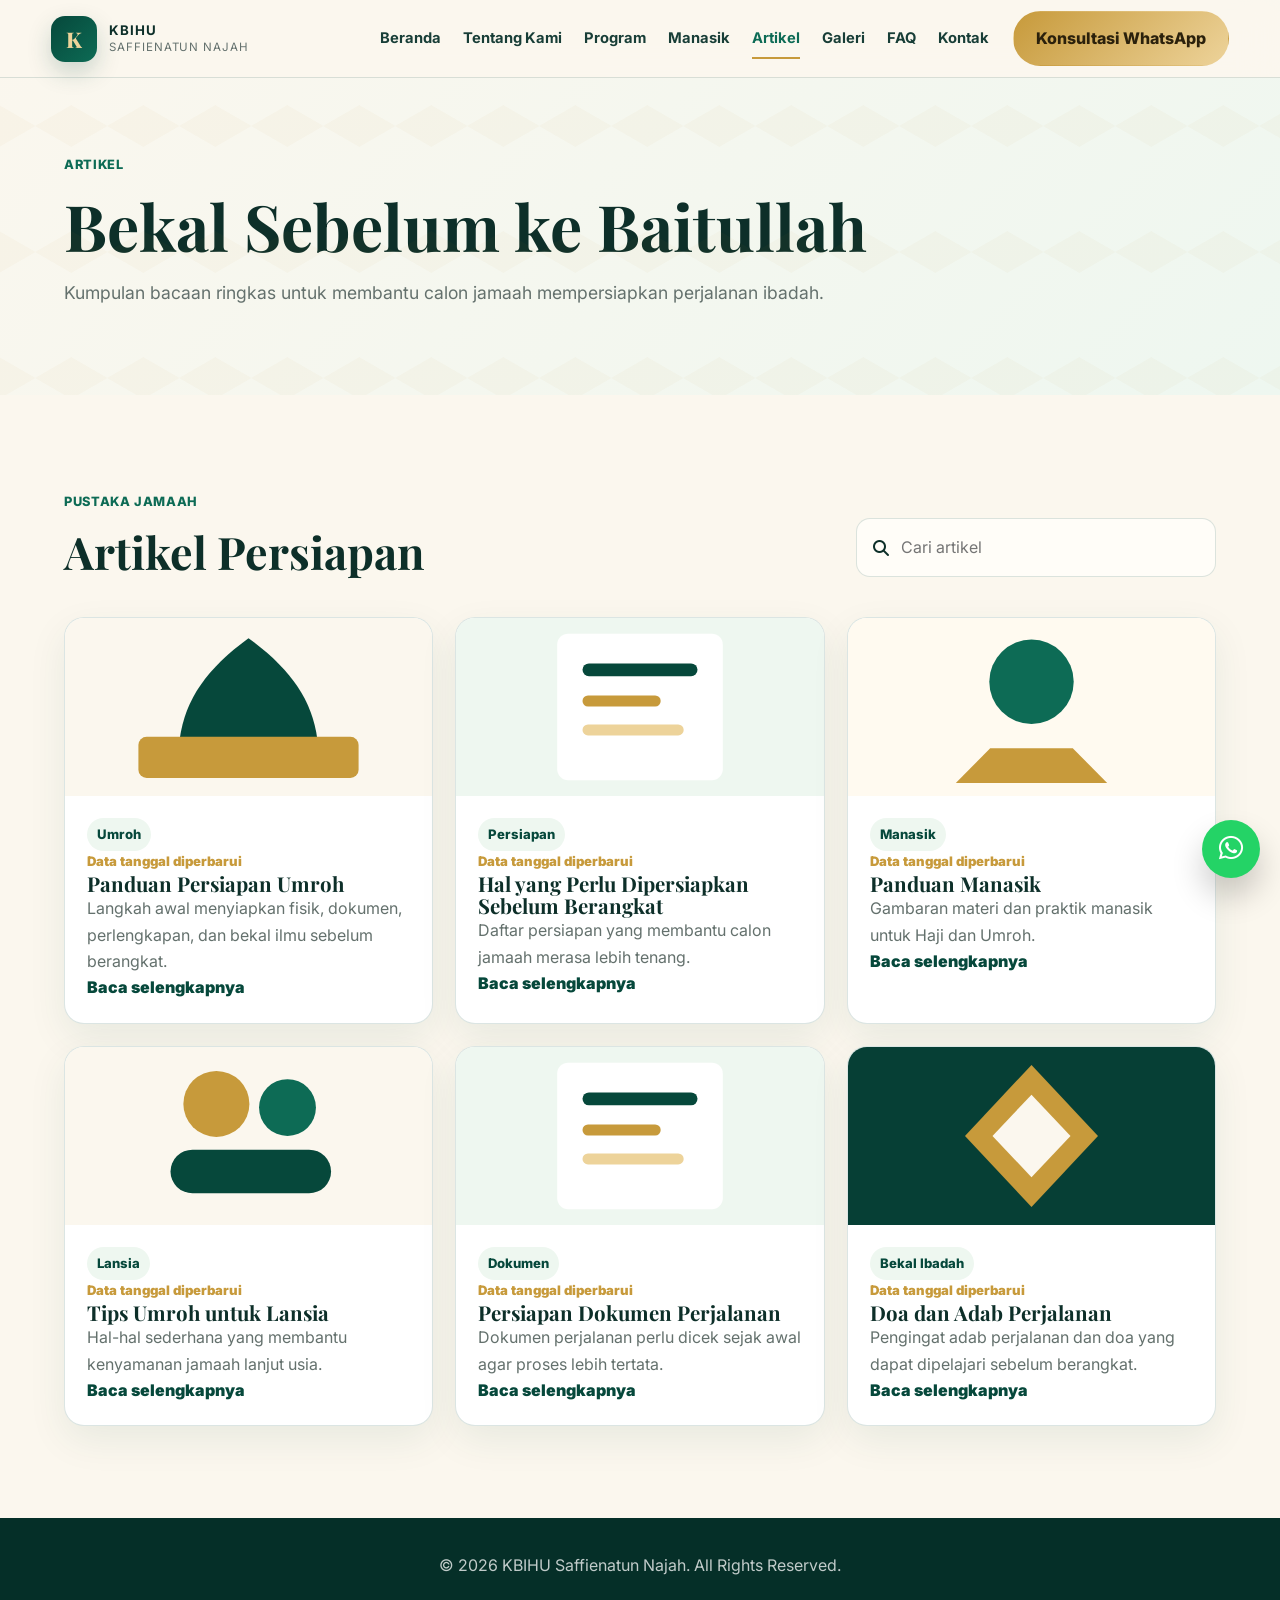
<file: kbihu-saffienatun-najah/artikel.html>
<!DOCTYPE html>
<html lang="id">
<head>
  <meta charset="UTF-8"><meta name="viewport" content="width=device-width, initial-scale=1.0">
  <title>Artikel | KBIHU Saffienatun Najah</title>
  <meta name="description" content="Artikel persiapan Haji, Umroh, manasik, dokumen, doa, adab, dan tips jamaah lansia.">
  <link rel="icon" href="assets/logo/favicon.svg"><link rel="preconnect" href="https://fonts.googleapis.com"><link rel="preconnect" href="https://fonts.gstatic.com" crossorigin>
  <link href="https://fonts.googleapis.com/css2?family=Amiri:wght@400;700&family=Inter:wght@400;500;600;700;800&family=Playfair+Display:wght@600;700;800&display=swap" rel="stylesheet">
  <link rel="stylesheet" href="https://cdnjs.cloudflare.com/ajax/libs/font-awesome/6.5.2/css/all.min.css"><link rel="stylesheet" href="css/style.css">
</head>
<body>
  <header class="site-header" data-header><a class="brand" href="index.html"><span class="brand-mark">K</span><span><strong>KBIHU</strong><em>SAFFIENATUN NAJAH</em></span></a><nav class="nav" data-nav><a href="index.html">Beranda</a><a href="tentang.html">Tentang Kami</a><a href="program.html">Program</a><a href="manasik.html">Manasik</a><a class="active" href="artikel.html">Artikel</a><a href="index.html#galeri">Galeri</a><a href="index.html#faq">FAQ</a><a href="kontak.html">Kontak</a></nav><a class="btn btn-gold header-cta" data-wa href="#">Konsultasi WhatsApp</a><button class="menu-toggle" data-menu-toggle aria-label="Buka menu"><span></span><span></span><span></span></button></header>
  <main>
    <section class="page-hero section-pattern"><span class="eyebrow">Artikel</span><h1>Bekal Sebelum ke Baitullah</h1><p>Kumpulan bacaan ringkas untuk membantu calon jamaah mempersiapkan perjalanan ibadah.</p></section>
    <section class="section"><div class="section-head split"><div><span class="kicker">Pustaka Jamaah</span><h2>Artikel Persiapan</h2></div><label class="search-box"><i class="fa-solid fa-magnifying-glass"></i><input data-article-search placeholder="Cari artikel"></label></div><div class="article-grid" data-article-list></div></section>
  </main>
  <footer class="footer compact-footer"><p>© 2026 KBIHU Saffienatun Najah. All Rights Reserved.</p></footer><a class="float-wa" data-wa href="#"><i class="fa-brands fa-whatsapp"></i><span>Konsultasi WhatsApp</span></a><button class="back-top" data-back-top><i class="fa-solid fa-arrow-up"></i></button><script src="js/script.js"></script>
</body>
</html>
</file>
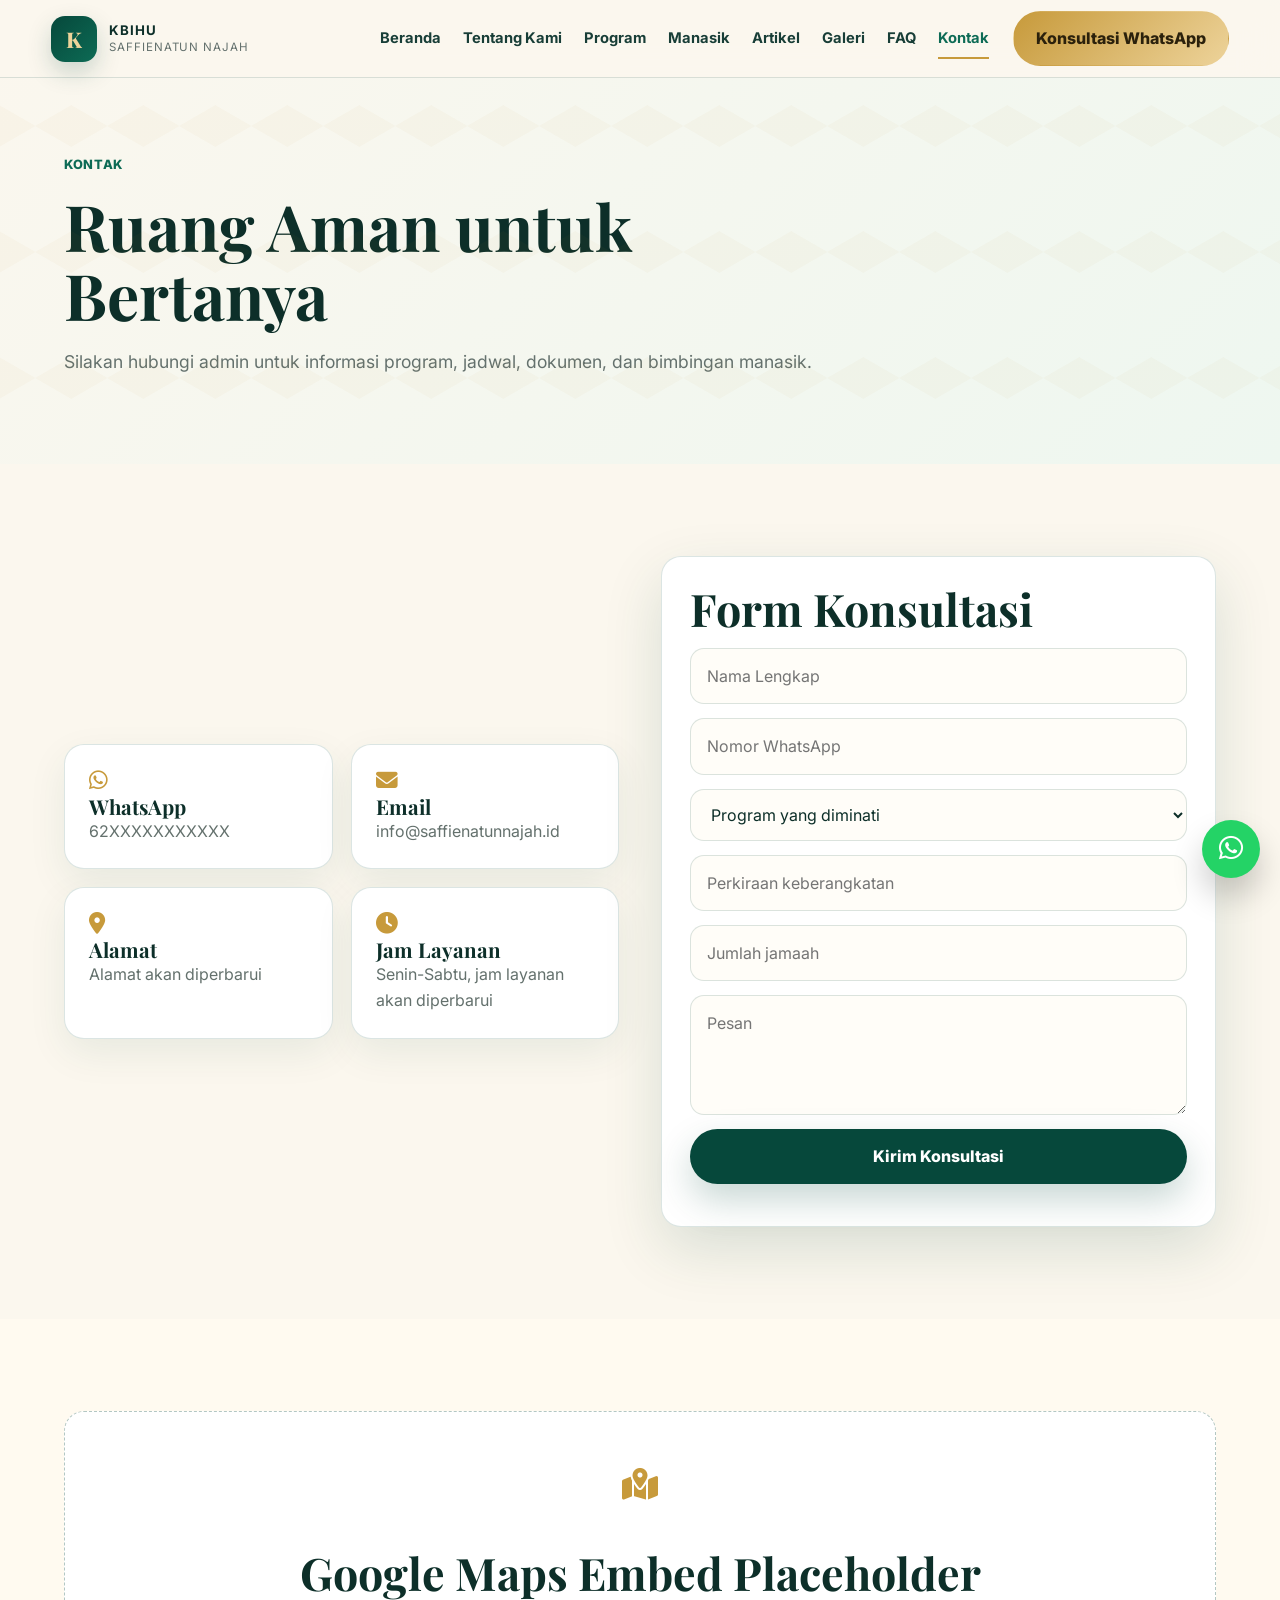
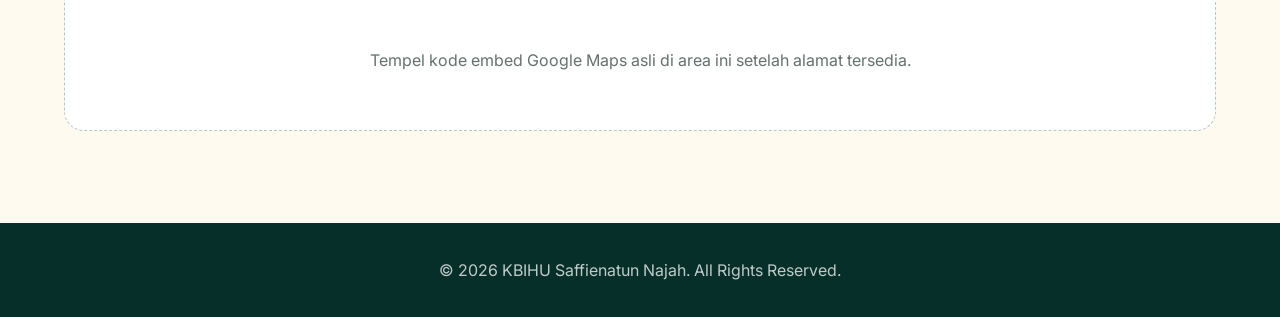
<file: kbihu-saffienatun-najah/kontak.html>
<!DOCTYPE html>
<html lang="id">
<head>
  <meta charset="UTF-8"><meta name="viewport" content="width=device-width, initial-scale=1.0">
  <title>Kontak | KBIHU Saffienatun Najah</title>
  <meta name="description" content="Hubungi KBIHU Saffienatun Najah untuk konsultasi Haji, Umroh, dan Manasik.">
  <link rel="icon" href="assets/logo/favicon.svg"><link rel="preconnect" href="https://fonts.googleapis.com"><link rel="preconnect" href="https://fonts.gstatic.com" crossorigin>
  <link href="https://fonts.googleapis.com/css2?family=Amiri:wght@400;700&family=Inter:wght@400;500;600;700;800&family=Playfair+Display:wght@600;700;800&display=swap" rel="stylesheet">
  <link rel="stylesheet" href="https://cdnjs.cloudflare.com/ajax/libs/font-awesome/6.5.2/css/all.min.css"><link rel="stylesheet" href="css/style.css">
</head>
<body>
  <header class="site-header" data-header><a class="brand" href="index.html"><span class="brand-mark">K</span><span><strong>KBIHU</strong><em>SAFFIENATUN NAJAH</em></span></a><nav class="nav" data-nav><a href="index.html">Beranda</a><a href="tentang.html">Tentang Kami</a><a href="program.html">Program</a><a href="manasik.html">Manasik</a><a href="artikel.html">Artikel</a><a href="index.html#galeri">Galeri</a><a href="index.html#faq">FAQ</a><a class="active" href="kontak.html">Kontak</a></nav><a class="btn btn-gold header-cta" data-wa href="#">Konsultasi WhatsApp</a><button class="menu-toggle" data-menu-toggle aria-label="Buka menu"><span></span><span></span><span></span></button></header>
  <main>
    <section class="page-hero section-pattern"><span class="eyebrow">Kontak</span><h1>Ruang Aman untuk Bertanya</h1><p>Silakan hubungi admin untuk informasi program, jadwal, dokumen, dan bimbingan manasik.</p></section>
    <section class="section contact-layout">
      <div class="contact-cards">
        <article><i class="fa-brands fa-whatsapp"></i><h3>WhatsApp</h3><!-- GANTI DATA DI SINI --><p>62XXXXXXXXXXX</p></article>
        <article><i class="fa-solid fa-envelope"></i><h3>Email</h3><p>info@saffienatunnajah.id</p></article>
        <article><i class="fa-solid fa-location-dot"></i><h3>Alamat</h3><p><!-- GANTI DATA DI SINI --> Alamat akan diperbarui</p></article>
        <article><i class="fa-solid fa-clock"></i><h3>Jam Layanan</h3><p><!-- GANTI DATA DI SINI --> Senin-Sabtu, jam layanan akan diperbarui</p></article>
      </div>
      <form class="consult-form" data-consult-form>
        <h2>Form Konsultasi</h2>
        <input name="name" placeholder="Nama Lengkap" required>
        <input name="phone" placeholder="Nomor WhatsApp" required>
        <select name="program" required><option value="">Program yang diminati</option><option>Umroh Reguler</option><option>Umroh Plus</option><option>Bimbingan Haji</option><option>Manasik</option></select>
        <input name="date" placeholder="Perkiraan keberangkatan">
        <input name="people" type="number" min="1" placeholder="Jumlah jamaah">
        <textarea name="message" placeholder="Pesan"></textarea>
        <button class="btn btn-primary" type="submit">Kirim Konsultasi</button>
        <p class="form-note" data-form-note></p>
      </form>
    </section>
    <section class="section ivory"><div class="map-placeholder"><i class="fa-solid fa-map-location-dot"></i><h2>Google Maps Embed Placeholder</h2><p><!-- GANTI DATA DI SINI --> Tempel kode embed Google Maps asli di area ini setelah alamat tersedia.</p></div></section>
  </main>
  <footer class="footer compact-footer"><p>© 2026 KBIHU Saffienatun Najah. All Rights Reserved.</p></footer><a class="float-wa" data-wa href="#"><i class="fa-brands fa-whatsapp"></i><span>Konsultasi WhatsApp</span></a><button class="back-top" data-back-top><i class="fa-solid fa-arrow-up"></i></button><script src="js/script.js"></script>
</body>
</html>
</file>
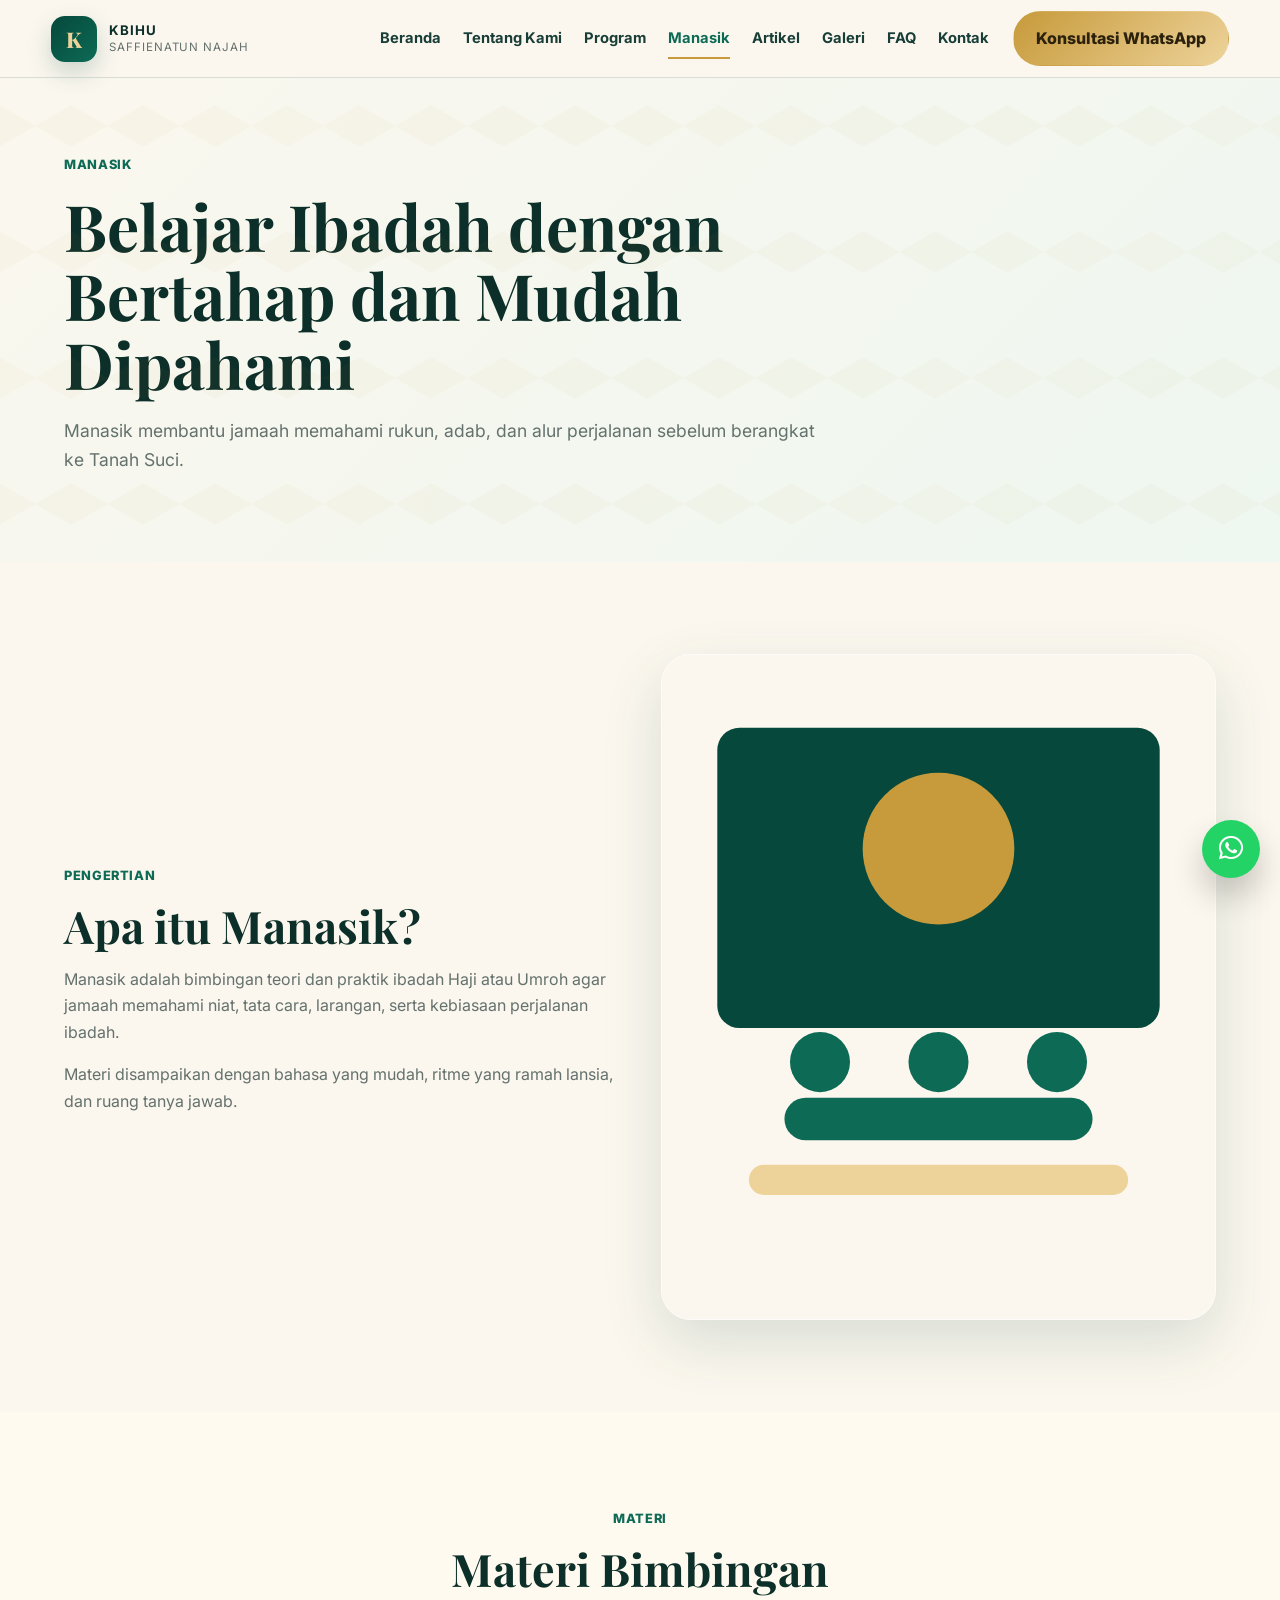
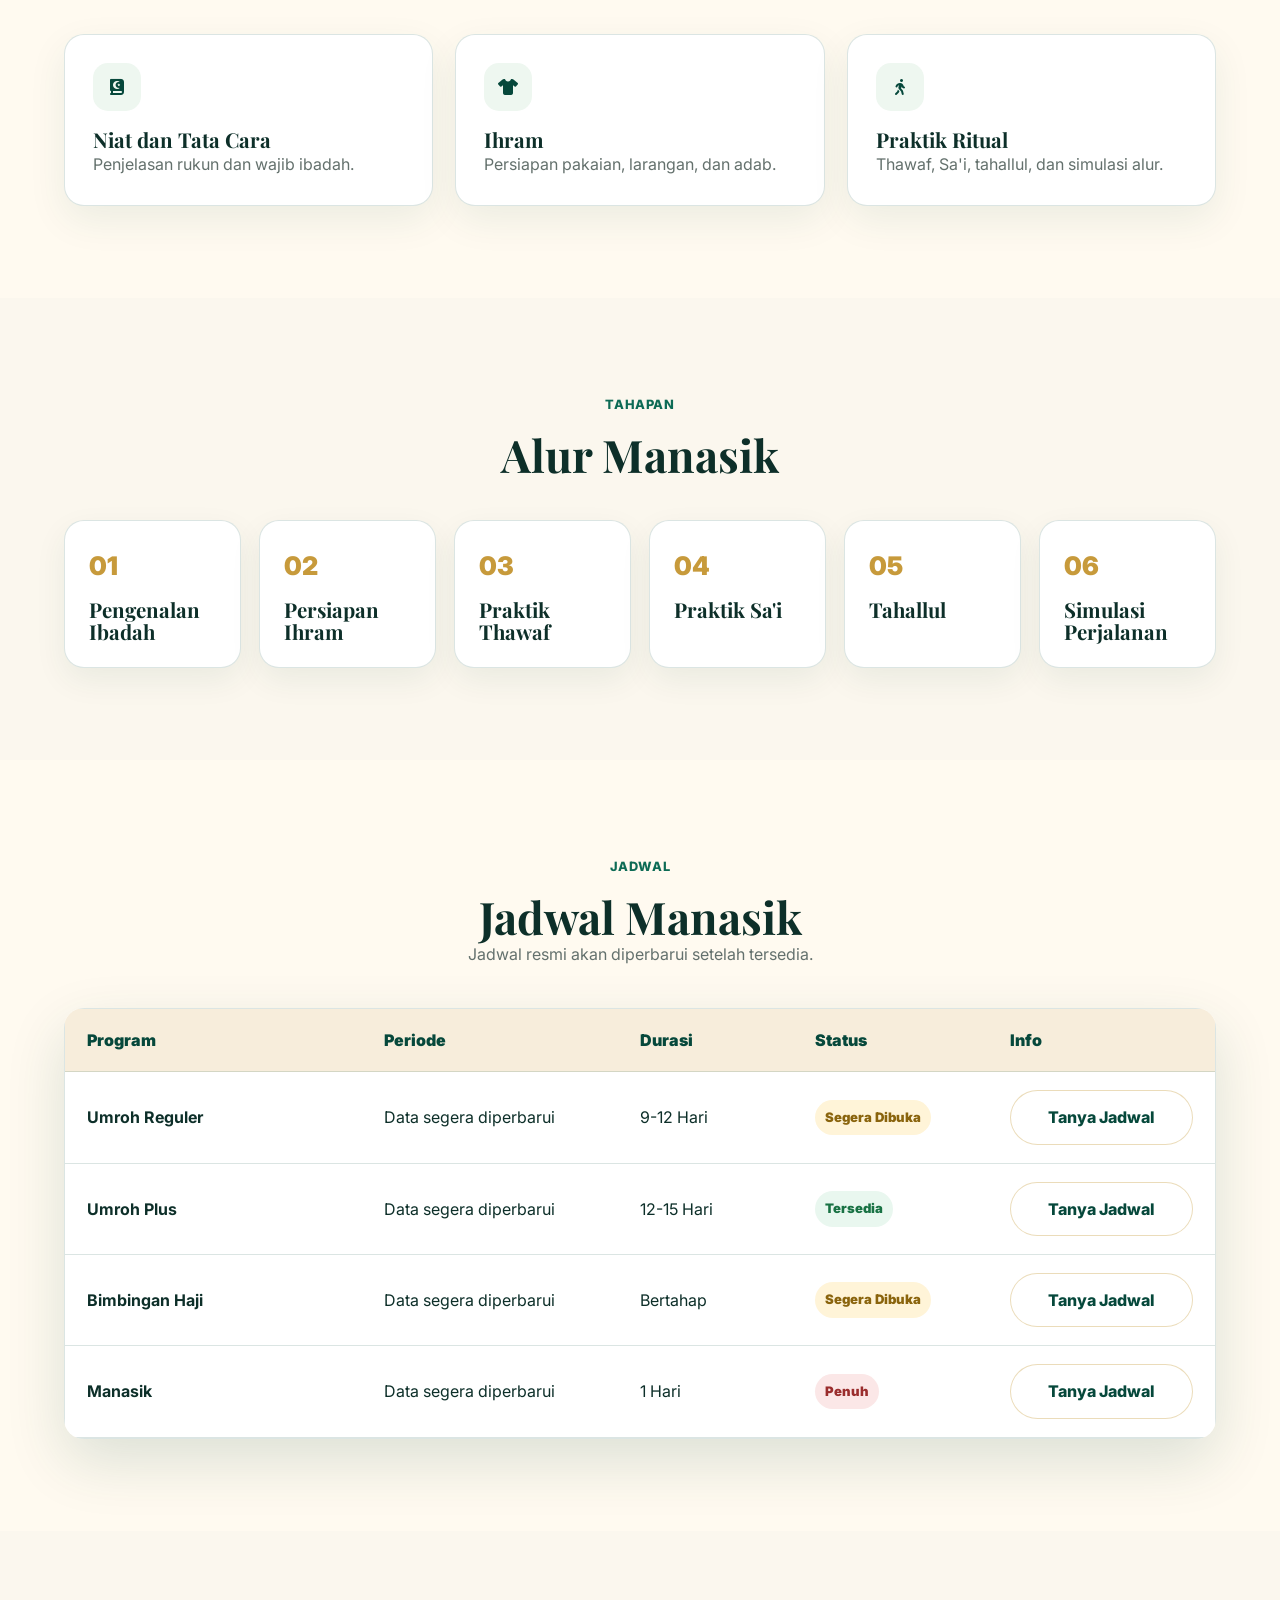
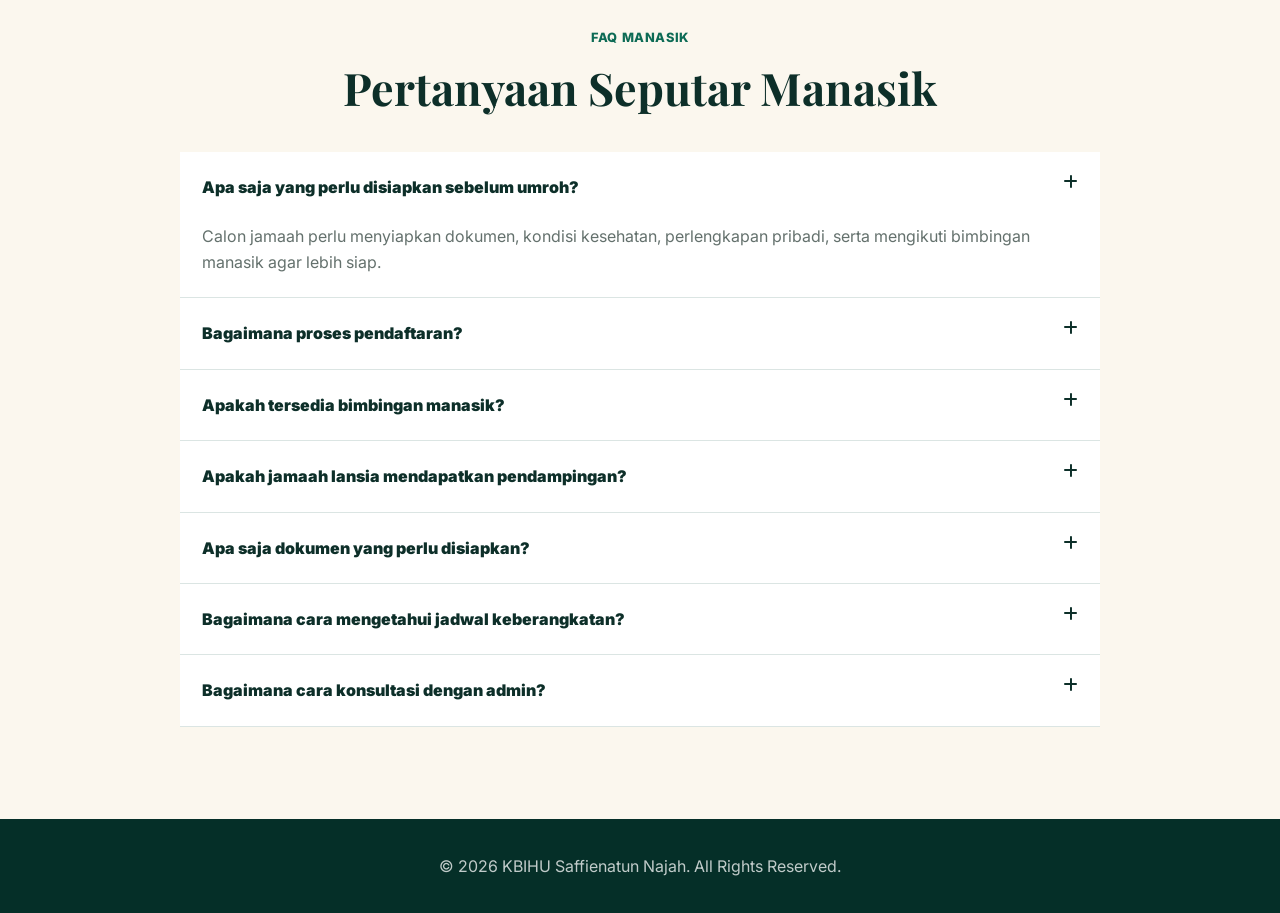
<file: kbihu-saffienatun-najah/manasik.html>
<!DOCTYPE html>
<html lang="id">
<head>
  <meta charset="UTF-8"><meta name="viewport" content="width=device-width, initial-scale=1.0">
  <title>Manasik Haji & Umroh | KBIHU Saffienatun Najah</title>
  <meta name="description" content="Informasi manasik, materi, tahapan, jadwal, dan FAQ manasik KBIHU Saffienatun Najah.">
  <link rel="icon" href="assets/logo/favicon.svg"><link rel="preconnect" href="https://fonts.googleapis.com"><link rel="preconnect" href="https://fonts.gstatic.com" crossorigin>
  <link href="https://fonts.googleapis.com/css2?family=Amiri:wght@400;700&family=Inter:wght@400;500;600;700;800&family=Playfair+Display:wght@600;700;800&display=swap" rel="stylesheet">
  <link rel="stylesheet" href="https://cdnjs.cloudflare.com/ajax/libs/font-awesome/6.5.2/css/all.min.css"><link rel="stylesheet" href="css/style.css">
</head>
<body>
  <header class="site-header" data-header><a class="brand" href="index.html"><span class="brand-mark">K</span><span><strong>KBIHU</strong><em>SAFFIENATUN NAJAH</em></span></a><nav class="nav" data-nav><a href="index.html">Beranda</a><a href="tentang.html">Tentang Kami</a><a href="program.html">Program</a><a class="active" href="manasik.html">Manasik</a><a href="artikel.html">Artikel</a><a href="index.html#galeri">Galeri</a><a href="index.html#faq">FAQ</a><a href="kontak.html">Kontak</a></nav><a class="btn btn-gold header-cta" data-wa href="#">Konsultasi WhatsApp</a><button class="menu-toggle" data-menu-toggle aria-label="Buka menu"><span></span><span></span><span></span></button></header>
  <main>
    <section class="page-hero section-pattern"><span class="eyebrow">Manasik</span><h1>Belajar Ibadah dengan Bertahap dan Mudah Dipahami</h1><p>Manasik membantu jamaah memahami rukun, adab, dan alur perjalanan sebelum berangkat ke Tanah Suci.</p></section>
    <section class="section two-col"><div class="prose"><span class="kicker">Pengertian</span><h2>Apa itu Manasik?</h2><p>Manasik adalah bimbingan teori dan praktik ibadah Haji atau Umroh agar jamaah memahami niat, tata cara, larangan, serta kebiasaan perjalanan ibadah.</p><p>Materi disampaikan dengan bahasa yang mudah, ritme yang ramah lansia, dan ruang tanya jawab.</p></div><img class="rounded-img" src="assets/images/gallery-manasik.svg" alt="Placeholder kegiatan manasik"></section>
    <section class="section ivory"><div class="section-head"><span class="kicker">Materi</span><h2>Materi Bimbingan</h2></div><div class="feature-grid"><article class="feature-card"><i class="fa-solid fa-book-quran"></i><h3>Niat dan Tata Cara</h3><p>Penjelasan rukun dan wajib ibadah.</p></article><article class="feature-card"><i class="fa-solid fa-shirt"></i><h3>Ihram</h3><p>Persiapan pakaian, larangan, dan adab.</p></article><article class="feature-card"><i class="fa-solid fa-person-walking"></i><h3>Praktik Ritual</h3><p>Thawaf, Sa'i, tahallul, dan simulasi alur.</p></article></div></section>
    <section class="section"><div class="section-head"><span class="kicker">Tahapan</span><h2>Alur Manasik</h2></div><div class="manasik-timeline"><article><span>01</span><h3>Pengenalan Ibadah</h3></article><article><span>02</span><h3>Persiapan Ihram</h3></article><article><span>03</span><h3>Praktik Thawaf</h3></article><article><span>04</span><h3>Praktik Sa'i</h3></article><article><span>05</span><h3>Tahallul</h3></article><article><span>06</span><h3>Simulasi Perjalanan</h3></article></div></section>
    <section class="section ivory"><div class="section-head"><span class="kicker">Jadwal</span><h2>Jadwal Manasik</h2><p><!-- GANTI DATA DI SINI --> Jadwal resmi akan diperbarui setelah tersedia.</p></div><div class="schedule-wrap"><div class="schedule-table" data-schedule-list></div></div></section>
    <section class="section"><div class="section-head"><span class="kicker">FAQ Manasik</span><h2>Pertanyaan Seputar Manasik</h2></div><div class="accordion" data-faq></div></section>
  </main>
  <footer class="footer compact-footer"><p>© 2026 KBIHU Saffienatun Najah. All Rights Reserved.</p></footer><a class="float-wa" data-wa href="#"><i class="fa-brands fa-whatsapp"></i><span>Konsultasi WhatsApp</span></a><button class="back-top" data-back-top><i class="fa-solid fa-arrow-up"></i></button><script src="js/script.js"></script>
</body>
</html>
</file>
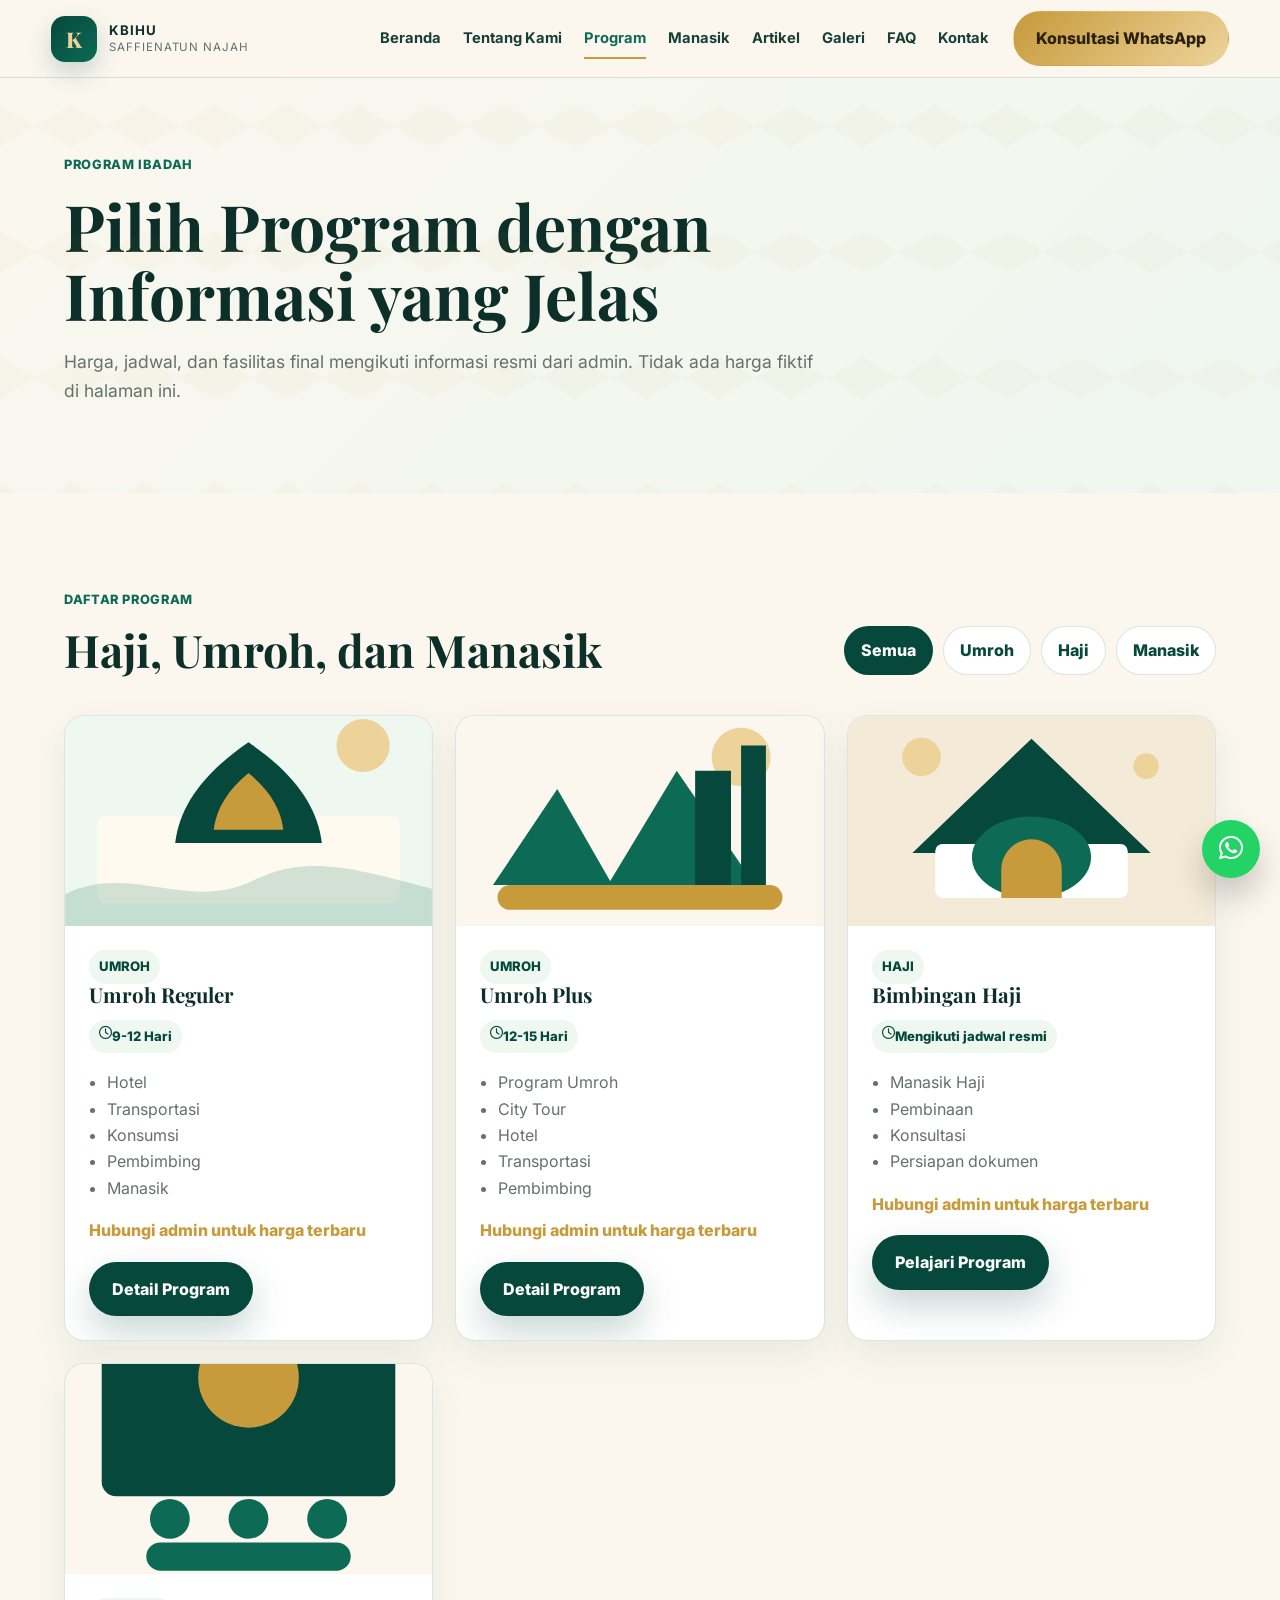
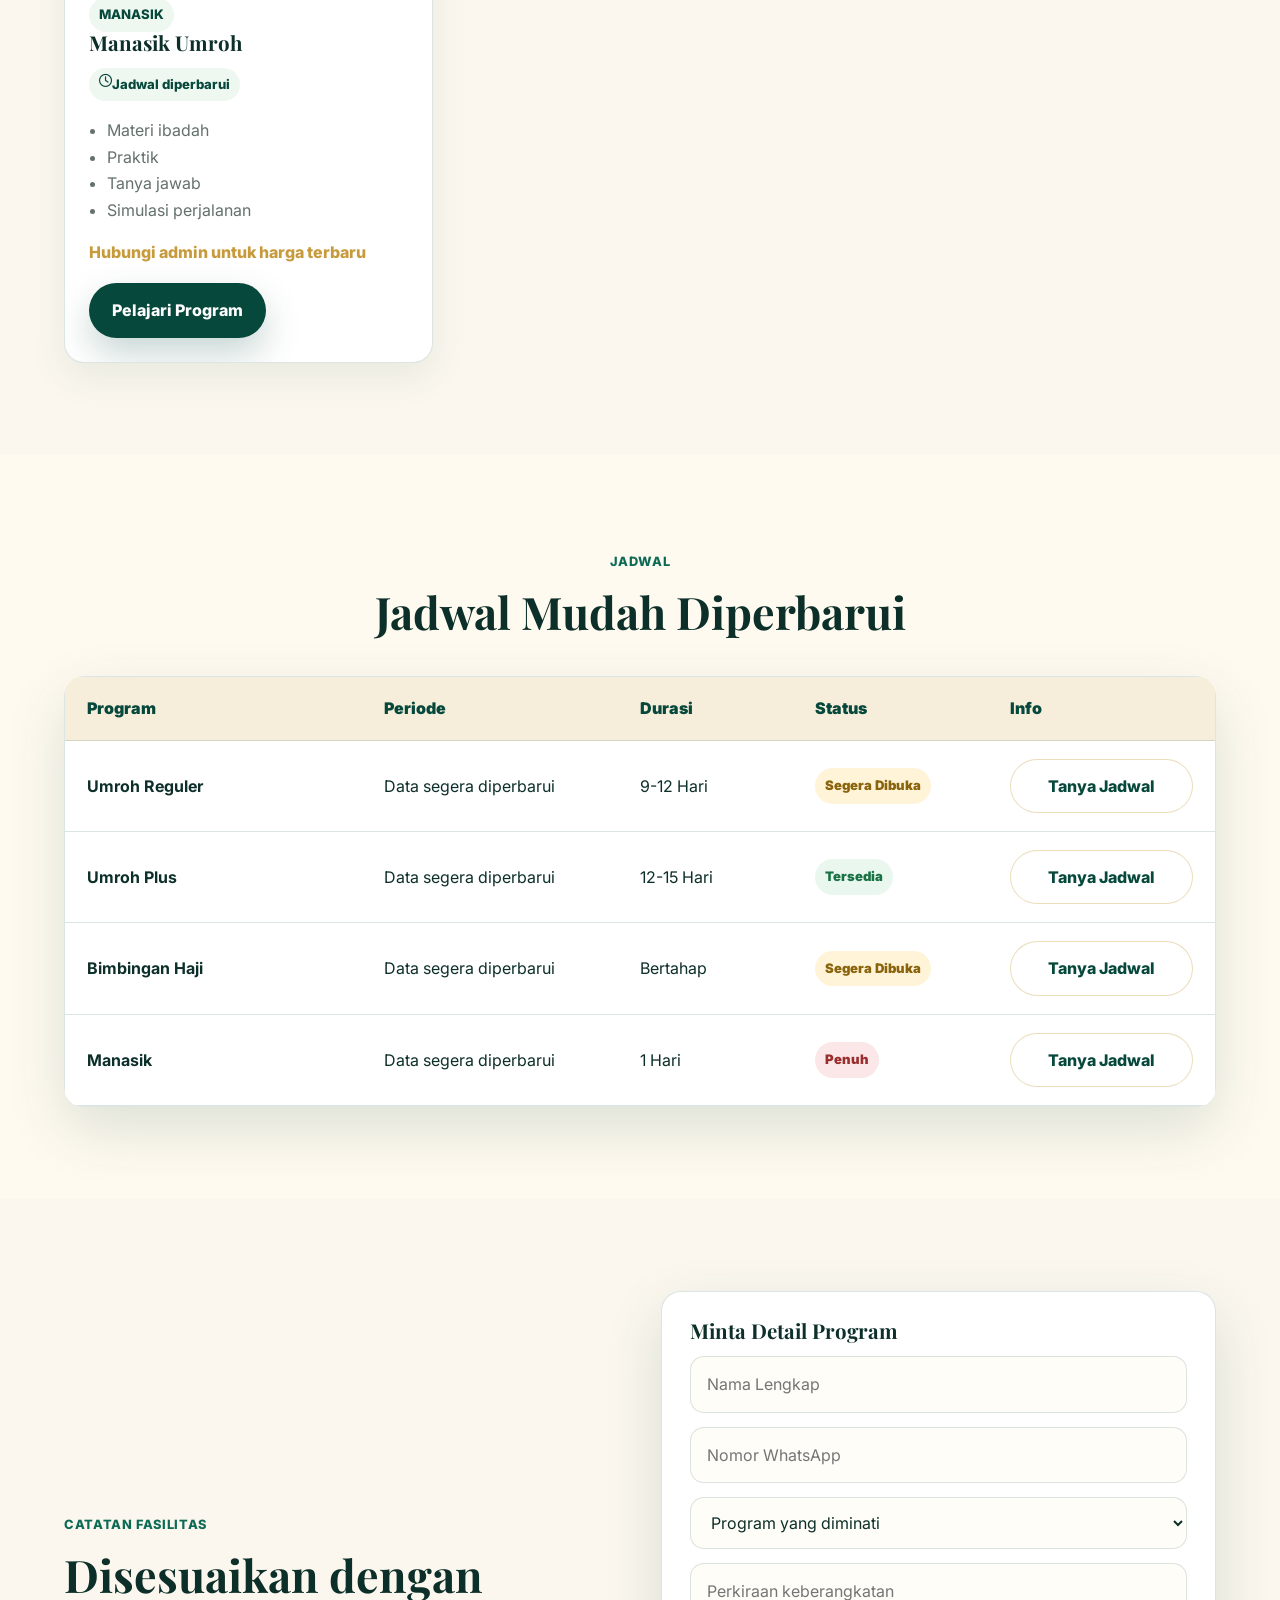
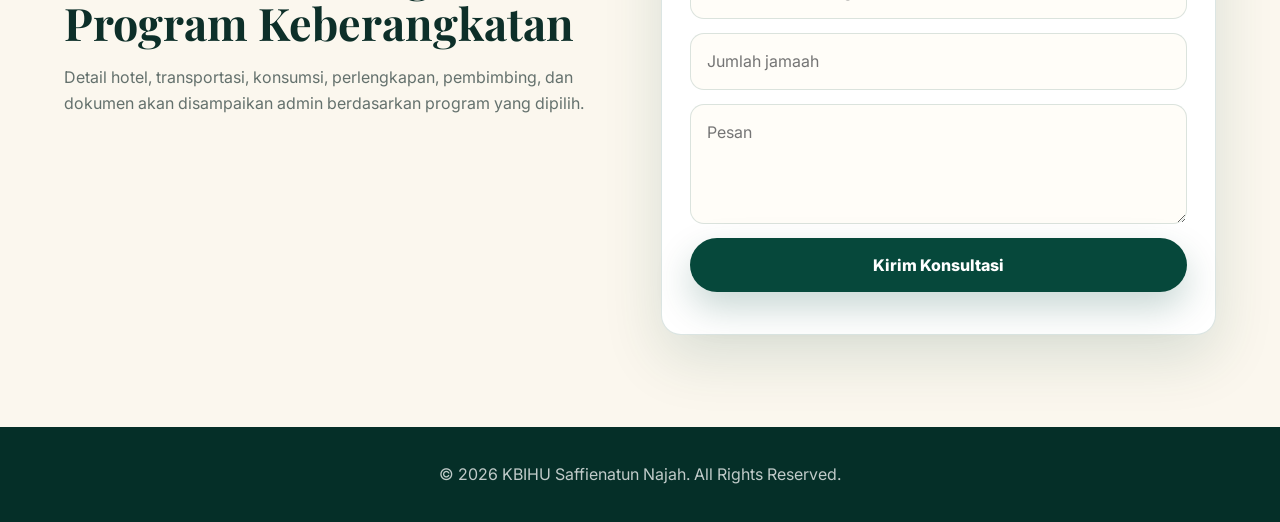
<file: kbihu-saffienatun-najah/program.html>
<!DOCTYPE html>
<html lang="id">
<head>
  <meta charset="UTF-8"><meta name="viewport" content="width=device-width, initial-scale=1.0">
  <title>Program Haji & Umroh | KBIHU Saffienatun Najah</title>
  <meta name="description" content="Pilihan program Umroh, Haji, dan Manasik KBIHU Saffienatun Najah.">
  <link rel="icon" href="assets/logo/favicon.svg"><link rel="preconnect" href="https://fonts.googleapis.com"><link rel="preconnect" href="https://fonts.gstatic.com" crossorigin>
  <link href="https://fonts.googleapis.com/css2?family=Amiri:wght@400;700&family=Inter:wght@400;500;600;700;800&family=Playfair+Display:wght@600;700;800&display=swap" rel="stylesheet">
  <link rel="stylesheet" href="https://cdnjs.cloudflare.com/ajax/libs/font-awesome/6.5.2/css/all.min.css"><link rel="stylesheet" href="css/style.css">
</head>
<body>
  <header class="site-header" data-header><a class="brand" href="index.html"><span class="brand-mark">K</span><span><strong>KBIHU</strong><em>SAFFIENATUN NAJAH</em></span></a><nav class="nav" data-nav><a href="index.html">Beranda</a><a href="tentang.html">Tentang Kami</a><a class="active" href="program.html">Program</a><a href="manasik.html">Manasik</a><a href="artikel.html">Artikel</a><a href="index.html#galeri">Galeri</a><a href="index.html#faq">FAQ</a><a href="kontak.html">Kontak</a></nav><a class="btn btn-gold header-cta" data-wa href="#">Konsultasi WhatsApp</a><button class="menu-toggle" data-menu-toggle aria-label="Buka menu"><span></span><span></span><span></span></button></header>
  <main>
    <section class="page-hero section-pattern"><span class="eyebrow">Program Ibadah</span><h1>Pilih Program dengan Informasi yang Jelas</h1><p>Harga, jadwal, dan fasilitas final mengikuti informasi resmi dari admin. Tidak ada harga fiktif di halaman ini.</p></section>
    <section class="section"><div class="section-head split"><div><span class="kicker">Daftar Program</span><h2>Haji, Umroh, dan Manasik</h2></div><div class="filters" data-program-filters><button class="active" data-filter="semua">Semua</button><button data-filter="umroh">Umroh</button><button data-filter="haji">Haji</button><button data-filter="manasik">Manasik</button></div></div><div class="program-grid" data-program-list></div></section>
    <section class="section ivory"><div class="section-head"><span class="kicker">Jadwal</span><h2>Jadwal Mudah Diperbarui</h2></div><div class="schedule-wrap"><div class="schedule-table" data-schedule-list></div></div></section>
    <section class="section two-col"><div class="prose"><span class="kicker">Catatan Fasilitas</span><h2>Disesuaikan dengan Program Keberangkatan</h2><p>Detail hotel, transportasi, konsumsi, perlengkapan, pembimbing, dan dokumen akan disampaikan admin berdasarkan program yang dipilih.</p></div><form class="consult-form" data-consult-form><h3>Minta Detail Program</h3><input name="name" placeholder="Nama Lengkap" required><input name="phone" placeholder="Nomor WhatsApp" required><select name="program" required><option value="">Program yang diminati</option><option>Umroh Reguler</option><option>Umroh Plus</option><option>Bimbingan Haji</option></select><input name="date" placeholder="Perkiraan keberangkatan"><input name="people" type="number" min="1" placeholder="Jumlah jamaah"><textarea name="message" placeholder="Pesan"></textarea><button class="btn btn-primary" type="submit">Kirim Konsultasi</button><p class="form-note" data-form-note></p></form></section>
  </main>
  <footer class="footer compact-footer"><p>© 2026 KBIHU Saffienatun Najah. All Rights Reserved.</p></footer><a class="float-wa" data-wa href="#"><i class="fa-brands fa-whatsapp"></i><span>Konsultasi WhatsApp</span></a><button class="back-top" data-back-top><i class="fa-solid fa-arrow-up"></i></button><script src="js/script.js"></script>
</body>
</html>
</file>
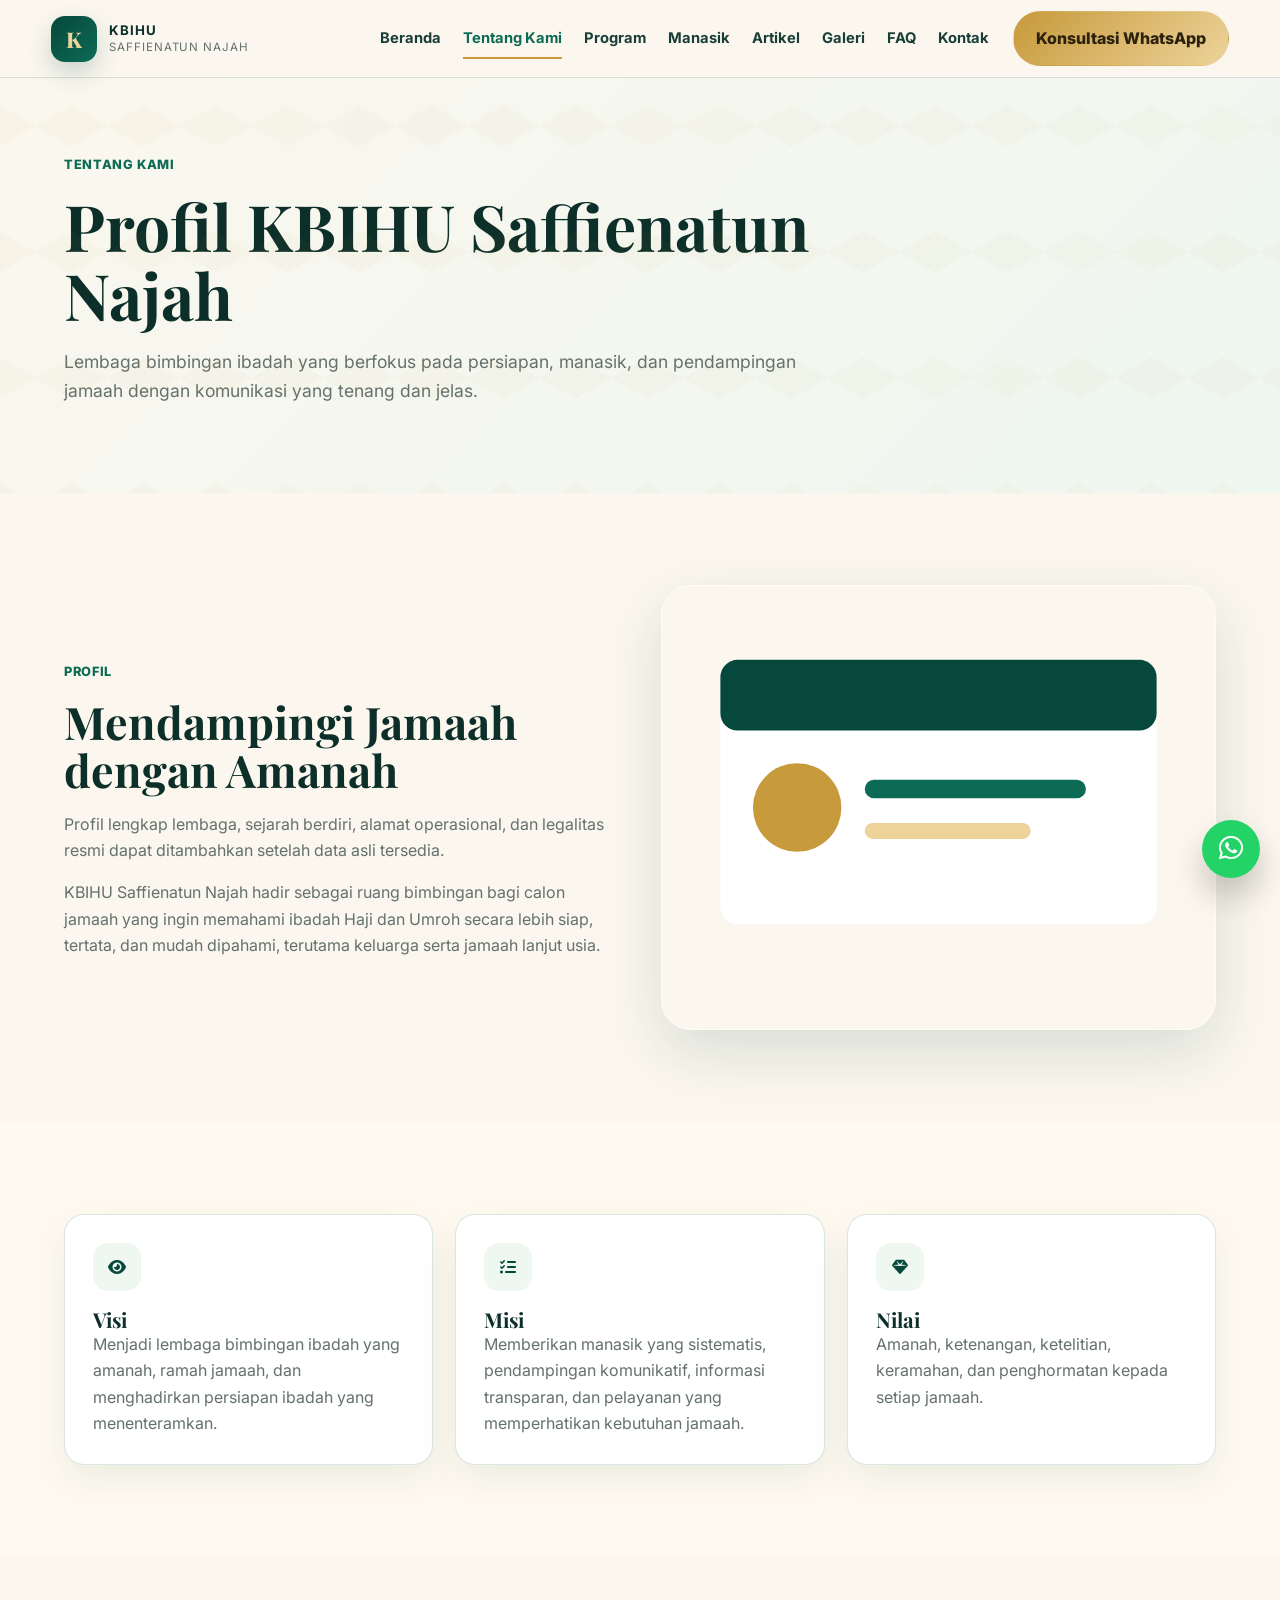
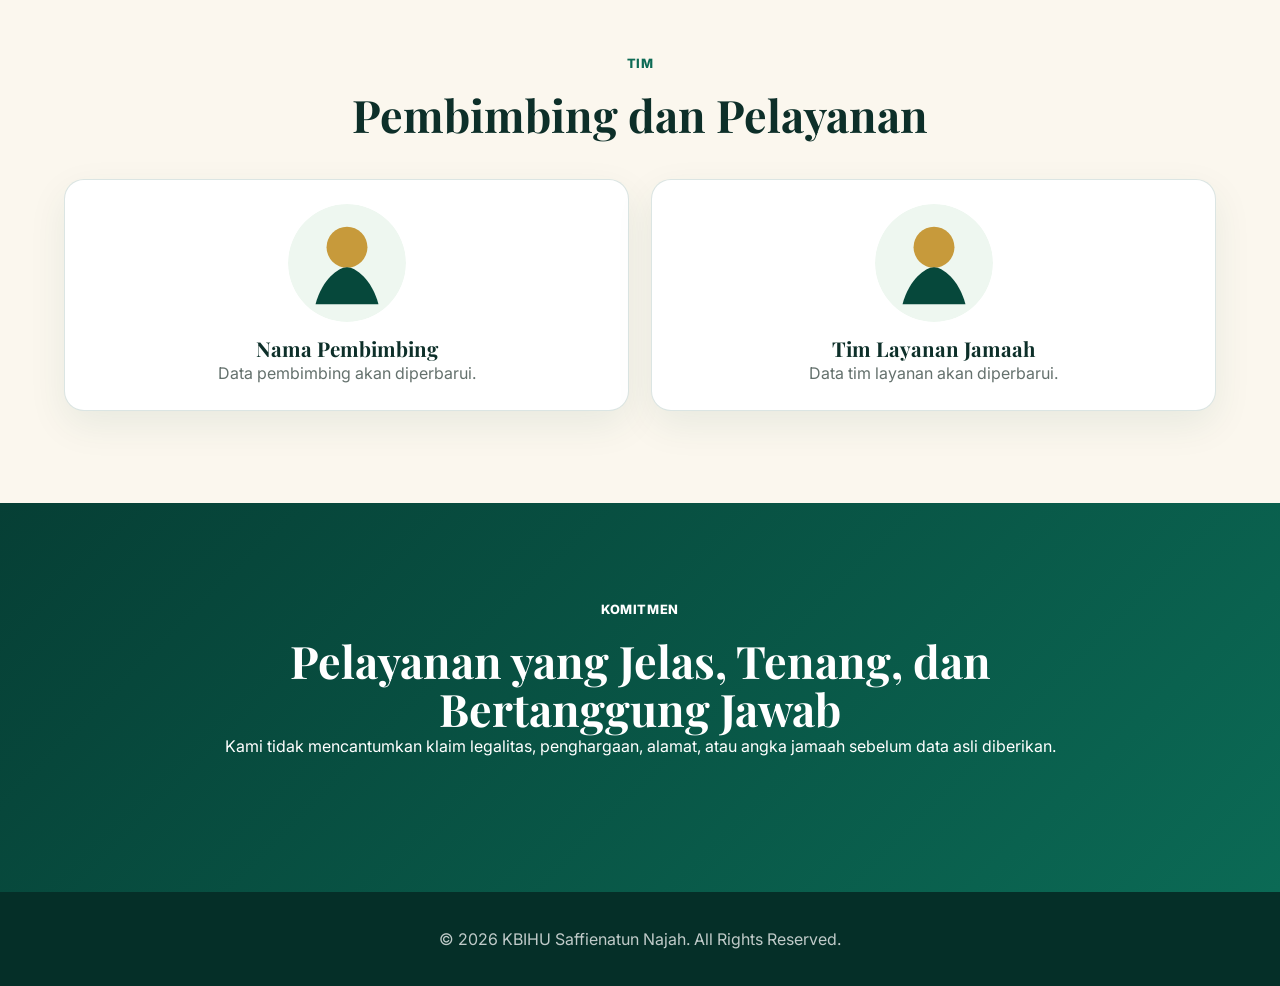
<file: kbihu-saffienatun-najah/tentang.html>
<!DOCTYPE html>
<html lang="id">
<head>
  <meta charset="UTF-8"><meta name="viewport" content="width=device-width, initial-scale=1.0">
  <title>Tentang Kami | KBIHU Saffienatun Najah</title>
  <meta name="description" content="Profil, visi, misi, nilai, dan komitmen pelayanan KBIHU Saffienatun Najah.">
  <link rel="icon" href="assets/logo/favicon.svg"><link rel="preconnect" href="https://fonts.googleapis.com"><link rel="preconnect" href="https://fonts.gstatic.com" crossorigin>
  <link href="https://fonts.googleapis.com/css2?family=Amiri:wght@400;700&family=Inter:wght@400;500;600;700;800&family=Playfair+Display:wght@600;700;800&display=swap" rel="stylesheet">
  <link rel="stylesheet" href="https://cdnjs.cloudflare.com/ajax/libs/font-awesome/6.5.2/css/all.min.css"><link rel="stylesheet" href="css/style.css">
</head>
<body>
  <header class="site-header" data-header><a class="brand" href="index.html"><span class="brand-mark">K</span><span><strong>KBIHU</strong><em>SAFFIENATUN NAJAH</em></span></a><nav class="nav" data-nav><a href="index.html">Beranda</a><a class="active" href="tentang.html">Tentang Kami</a><a href="program.html">Program</a><a href="manasik.html">Manasik</a><a href="artikel.html">Artikel</a><a href="index.html#galeri">Galeri</a><a href="index.html#faq">FAQ</a><a href="kontak.html">Kontak</a></nav><a class="btn btn-gold header-cta" data-wa href="#">Konsultasi WhatsApp</a><button class="menu-toggle" data-menu-toggle aria-label="Buka menu"><span></span><span></span><span></span></button></header>
  <main>
    <section class="page-hero section-pattern"><span class="eyebrow">Tentang Kami</span><h1>Profil KBIHU Saffienatun Najah</h1><p>Lembaga bimbingan ibadah yang berfokus pada persiapan, manasik, dan pendampingan jamaah dengan komunikasi yang tenang dan jelas.</p></section>
    <section class="section two-col">
      <div class="prose reveal"><span class="kicker">Profil</span><h2>Mendampingi Jamaah dengan Amanah</h2><p><!-- GANTI DATA DI SINI --> Profil lengkap lembaga, sejarah berdiri, alamat operasional, dan legalitas resmi dapat ditambahkan setelah data asli tersedia.</p><p>KBIHU Saffienatun Najah hadir sebagai ruang bimbingan bagi calon jamaah yang ingin memahami ibadah Haji dan Umroh secara lebih siap, tertata, dan mudah dipahami, terutama keluarga serta jamaah lanjut usia.</p></div>
      <img class="rounded-img reveal" src="assets/images/about-office.svg" alt="Placeholder suasana pelayanan KBIHU">
    </section>
    <section class="section ivory">
      <div class="value-grid">
        <article class="feature-card reveal"><i class="fa-solid fa-eye"></i><h3>Visi</h3><p><!-- GANTI DATA DI SINI --> Menjadi lembaga bimbingan ibadah yang amanah, ramah jamaah, dan menghadirkan persiapan ibadah yang menenteramkan.</p></article>
        <article class="feature-card reveal"><i class="fa-solid fa-list-check"></i><h3>Misi</h3><p>Memberikan manasik yang sistematis, pendampingan komunikatif, informasi transparan, dan pelayanan yang memperhatikan kebutuhan jamaah.</p></article>
        <article class="feature-card reveal"><i class="fa-solid fa-gem"></i><h3>Nilai</h3><p>Amanah, ketenangan, ketelitian, keramahan, dan penghormatan kepada setiap jamaah.</p></article>
      </div>
    </section>
    <section class="section">
      <div class="section-head reveal"><span class="kicker">Tim</span><h2>Pembimbing dan Pelayanan</h2></div>
      <div class="team-grid">
        <article class="team-card reveal"><img src="assets/images/team-placeholder.svg" alt="Placeholder pembimbing"><h3>Nama Pembimbing</h3><p><!-- GANTI DATA DI SINI --> Data pembimbing akan diperbarui.</p></article>
        <article class="team-card reveal"><img src="assets/images/team-placeholder.svg" alt="Placeholder tim layanan"><h3>Tim Layanan Jamaah</h3><p><!-- GANTI DATA DI SINI --> Data tim layanan akan diperbarui.</p></article>
      </div>
    </section>
    <section class="section emerald"><div class="section-head reveal"><span class="kicker">Komitmen</span><h2>Pelayanan yang Jelas, Tenang, dan Bertanggung Jawab</h2><p>Kami tidak mencantumkan klaim legalitas, penghargaan, alamat, atau angka jamaah sebelum data asli diberikan.</p></div></section>
  </main>
  <footer class="footer compact-footer"><p>© 2026 KBIHU Saffienatun Najah. All Rights Reserved.</p></footer>
  <a class="float-wa" data-wa href="#"><i class="fa-brands fa-whatsapp"></i><span>Konsultasi WhatsApp</span></a><button class="back-top" data-back-top><i class="fa-solid fa-arrow-up"></i></button><script src="js/script.js"></script>
</body>
</html>
</file>
<file: kbihu-saffienatun-najah/css/style.css>
:root{--emerald:#06483b;--emerald-2:#0d6b55;--dark:#0d2f29;--ivory:#fbf7ee;--cream:#f4ead8;--gold:#c79a3b;--gold-2:#edd39a;--white:#fff;--muted:#64716d;--line:rgba(6,72,59,.14);--shadow:0 22px 60px rgba(6,72,59,.14);--radius:20px}
*{box-sizing:border-box}html{scroll-behavior:smooth}body{margin:0;font-family:Inter,system-ui,sans-serif;color:var(--dark);background:var(--ivory);line-height:1.65;overflow-x:hidden}img{max-width:100%;display:block}a{color:inherit;text-decoration:none}button,input,select,textarea{font:inherit}button{cursor:pointer}h1,h2,h3{font-family:"Playfair Display",serif;line-height:1.08;margin:0;color:var(--dark)}h1{font-size:clamp(2.4rem,5vw,5.7rem);max-width:820px}h2{font-size:clamp(2rem,3.5vw,3.5rem)}h3{font-size:1.28rem}p{margin:0;color:var(--muted)}.arabic{font-family:Amiri,serif}
.loader{position:fixed;inset:0;z-index:9999;display:grid;place-items:center;background:var(--ivory);transition:.45s}.loader.hide{opacity:0;visibility:hidden}.loader span{width:42px;height:42px;border-radius:50%;border:3px solid var(--cream);border-top-color:var(--emerald);animation:spin .8s linear infinite}@keyframes spin{to{transform:rotate(360deg)}}
.site-header{position:fixed;top:0;left:0;right:0;z-index:1000;height:78px;display:flex;align-items:center;gap:24px;padding:0 clamp(18px,4vw,72px);transition:.25s;background:rgba(251,247,238,.94);border-bottom:1px solid var(--line);backdrop-filter:blur(18px)}.site-header.transparent:not(.scrolled){background:transparent;border-color:transparent}.brand{display:flex;align-items:center;gap:12px;min-width:max-content}.brand-mark{display:grid;place-items:center;width:46px;height:46px;border-radius:14px;background:linear-gradient(135deg,var(--emerald),var(--emerald-2));color:var(--gold-2);font:800 1.35rem "Playfair Display",serif;box-shadow:0 10px 24px rgba(6,72,59,.2)}.brand strong,.brand em{display:block;line-height:1}.brand strong{font-size:.83rem;letter-spacing:.08em}.brand em{font-style:normal;font-size:.72rem;color:var(--muted);margin-top:5px;letter-spacing:.08em}.nav{display:flex;align-items:center;gap:22px;margin-left:auto;font-weight:700;font-size:.92rem}.nav a{position:relative;color:#183e37}.nav a.active,.nav a:hover{color:var(--emerald-2)}.nav a:after{content:"";position:absolute;left:0;bottom:-8px;width:0;height:2px;background:var(--gold);transition:.2s}.nav a:hover:after,.nav a.active:after{width:100%}.menu-toggle{display:none;margin-left:auto;width:46px;height:46px;border:0;background:var(--white);border-radius:14px;box-shadow:var(--shadow)}.menu-toggle span{display:block;width:20px;height:2px;background:var(--emerald);margin:5px auto;transition:.2s}.menu-toggle.open span:nth-child(1){transform:translateY(7px) rotate(45deg)}.menu-toggle.open span:nth-child(2){opacity:0}.menu-toggle.open span:nth-child(3){transform:translateY(-7px) rotate(-45deg)}
.btn{display:inline-flex;align-items:center;justify-content:center;gap:10px;min-height:48px;padding:13px 22px;border-radius:999px;border:1px solid transparent;font-weight:800;transition:.22s;white-space:nowrap}.btn:hover{transform:translateY(-2px)}.btn-primary{background:var(--emerald);color:var(--white);box-shadow:0 16px 36px rgba(6,72,59,.22)}.btn-gold{background:linear-gradient(135deg,var(--gold),var(--gold-2));color:#2b210c}.btn-soft{background:rgba(255,255,255,.76);border-color:rgba(199,154,59,.35);color:var(--emerald);backdrop-filter:blur(10px)}.actions{display:flex;gap:12px;flex-wrap:wrap;margin-top:30px}
.section,.hero,.page-hero{padding-left:clamp(18px,5vw,92px);padding-right:clamp(18px,5vw,92px)}.section{padding-top:92px;padding-bottom:92px}.ivory{background:#fffaf0}.emerald{background:linear-gradient(135deg,#063f35,#0b6a55);color:var(--white)}.emerald h2,.emerald p,.emerald .kicker{color:var(--white)}.section-pattern{position:relative;overflow:hidden}.section-pattern:before{content:"";position:absolute;inset:0;background-image:linear-gradient(30deg,rgba(199,154,59,.08) 12%,transparent 12.5%,transparent 87%,rgba(199,154,59,.08) 87.5%,rgba(199,154,59,.08)),linear-gradient(150deg,rgba(199,154,59,.08) 12%,transparent 12.5%,transparent 87%,rgba(199,154,59,.08) 87.5%,rgba(199,154,59,.08));background-size:72px 126px;opacity:.45;pointer-events:none}.hero{min-height:100vh;display:grid;grid-template-columns:minmax(0,1fr) minmax(330px,.82fr);gap:52px;align-items:center;padding-top:120px;background:radial-gradient(circle at 82% 14%,rgba(199,154,59,.22),transparent 34%),linear-gradient(135deg,#fbf7ee,#eef7f0)}.hero>*{position:relative}.hero-copy p{font-size:1.16rem;max-width:640px;margin-top:22px;color:#47645d}.eyebrow,.kicker{display:inline-flex;align-items:center;gap:8px;margin-bottom:16px;color:var(--emerald-2);font-weight:800;letter-spacing:.05em;text-transform:uppercase;font-size:.8rem}.hero-visual{position:relative}.hero-visual img,.rounded-img{border-radius:30px;box-shadow:var(--shadow);border:1px solid rgba(255,255,255,.65)}.floating-card{position:absolute;left:-22px;bottom:38px;max-width:260px;padding:18px;border-radius:18px;background:rgba(255,255,255,.84);backdrop-filter:blur(14px);box-shadow:var(--shadow);border:1px solid rgba(199,154,59,.25)}.floating-card i{color:var(--gold);font-size:1.35rem}.floating-card strong,.floating-card span{display:block}.floating-card span{color:var(--muted);font-size:.88rem}.page-hero{padding-top:150px;padding-bottom:88px;background:linear-gradient(135deg,#fbf7ee,#eef7f0)}.page-hero p{max-width:760px;margin-top:18px;font-size:1.1rem}
.section-head{max-width:860px;margin:0 auto 40px;text-align:center}.section-head.split{max-width:none;display:flex;align-items:end;justify-content:space-between;gap:20px;text-align:left}.stats-grid,.feature-grid,.program-grid,.article-grid,.facility-grid,.value-grid,.team-grid{display:grid;gap:22px}.stats-grid{grid-template-columns:repeat(4,1fr)}.stat,.feature-card,.program-card,.article-card,.team-card,.contact-cards article{background:var(--white);border:1px solid var(--line);border-radius:var(--radius);box-shadow:0 14px 38px rgba(6,72,59,.08);transition:.22s}.stat{padding:28px;text-align:center}.stat span{display:block;min-height:44px;font-size:1.5rem;font-weight:900;color:var(--emerald)}.stat p{font-weight:700}.feature-grid{grid-template-columns:repeat(3,1fr)}.feature-card{padding:28px}.feature-card:hover,.program-card:hover,.article-card:hover{transform:translateY(-5px);box-shadow:var(--shadow)}.feature-card i{width:48px;height:48px;display:grid;place-items:center;border-radius:15px;background:#eef7f0;color:var(--emerald);margin-bottom:18px}.filters{display:flex;gap:10px;flex-wrap:wrap}.filters button{border:1px solid var(--line);background:var(--white);color:var(--emerald);padding:10px 16px;border-radius:999px;font-weight:800}.filters button.active{background:var(--emerald);color:var(--white)}.program-grid{grid-template-columns:repeat(3,1fr)}.program-card{overflow:hidden;background:var(--white)}.program-card img{height:210px;width:100%;object-fit:cover;background:#e9efe8}.program-card-body{padding:24px}.program-meta{display:flex;gap:8px;flex-wrap:wrap;margin:14px 0}.pill{display:inline-flex;padding:6px 10px;border-radius:999px;background:#eef7f0;color:var(--emerald);font-size:.82rem;font-weight:800}.program-card ul{padding-left:18px;color:var(--muted)}.price-note{font-weight:800;color:var(--gold);margin-bottom:18px}
.schedule-wrap{overflow-x:auto;border-radius:var(--radius);box-shadow:var(--shadow)}.schedule-table{min-width:760px;background:var(--white);border:1px solid var(--line)}.schedule-row{display:grid;grid-template-columns:1.4fr 1.2fr .8fr .9fr .9fr;gap:12px;align-items:center;padding:18px 22px;border-bottom:1px solid var(--line)}.schedule-row.head{background:#f7eddb;font-weight:900;color:var(--emerald)}.status{display:inline-flex;width:max-content;padding:7px 10px;border-radius:999px;font-size:.82rem;font-weight:900}.status.tersedia{background:#e9f7ef;color:#197244}.status.segera{background:#fff4d8;color:#8a640d}.status.penuh{background:#fbe7e7;color:#9a2d2d}
.manasik-timeline,.process-line{display:grid;gap:18px}.manasik-timeline{grid-template-columns:repeat(6,1fr)}.manasik-timeline article,.process-line article{position:relative;padding:24px;border-radius:var(--radius);background:var(--white);border:1px solid var(--line);box-shadow:0 12px 32px rgba(6,72,59,.07)}.manasik-timeline span{display:block;color:var(--gold);font-weight:900;font-size:1.6rem;margin-bottom:12px}.process-line{grid-template-columns:repeat(6,1fr)}.process-line i{color:var(--gold);font-size:1.45rem;margin-bottom:14px}.process-line strong{display:block;color:var(--emerald)}.process-line p{font-size:.9rem}.facility-grid{grid-template-columns:repeat(4,1fr)}.facility-grid article{padding:22px;border-radius:18px;background:var(--white);border:1px solid var(--line);font-weight:900}.facility-grid i{color:var(--gold);margin-right:10px}.facility-grid span{display:block;margin-top:8px;color:var(--muted);font-size:.86rem;font-weight:600}
.gallery-grid{columns:4 220px;column-gap:18px}.gallery-grid button{break-inside:avoid;width:100%;margin:0 0 18px;padding:0;border:0;border-radius:22px;overflow:hidden;background:var(--white);box-shadow:var(--shadow);position:relative}.gallery-grid img{width:100%;transition:.3s}.gallery-grid button:hover img{transform:scale(1.04)}.gallery-grid span{position:absolute;left:14px;bottom:14px;background:rgba(255,255,255,.86);padding:8px 12px;border-radius:999px;font-weight:900;color:var(--emerald)}
.testimonial{display:grid;grid-template-columns:auto minmax(0,760px) auto;gap:18px;align-items:center;justify-content:center}.testimonial article{background:var(--white);border-radius:var(--radius);padding:36px;text-align:center;box-shadow:var(--shadow);border:1px solid var(--line)}.testimonial p{font:600 1.35rem "Playfair Display",serif;color:var(--dark);margin-bottom:18px}.testimonial strong,.testimonial span{display:block}.round{width:48px;height:48px;border:0;border-radius:50%;background:var(--emerald);color:var(--white)}.article-grid{grid-template-columns:repeat(3,1fr)}.article-card{overflow:hidden;background:var(--white)}.article-card img{height:178px;width:100%;object-fit:cover}.article-card-body{padding:22px}.article-card .date{font-size:.82rem;color:var(--gold);font-weight:900}.link-more{font-weight:900;color:var(--emerald)}.accordion{max-width:920px;margin:auto}.faq-item{border-bottom:1px solid var(--line);background:var(--white)}.faq-question{width:100%;display:flex;justify-content:space-between;gap:20px;padding:22px;border:0;background:transparent;text-align:left;font-weight:900;color:var(--dark)}.faq-answer{max-height:0;overflow:hidden;transition:.25s}.faq-answer p{padding:0 22px 22px}.faq-item.open .faq-answer{max-height:220px}
.consult{min-height:430px;display:grid;place-items:center;text-align:center;background:linear-gradient(rgba(6,35,30,.78),rgba(6,35,30,.78)),url("../assets/images/cta-masjid.svg") center/cover;color:var(--white)}.consult h2,.consult p{color:var(--white)}.consult p{margin:14px auto 24px;max-width:620px}.footer{background:#052f28;color:var(--white);padding:64px clamp(18px,5vw,92px) 26px}.footer-grid{display:grid;grid-template-columns:1.4fr repeat(3,1fr);gap:32px}.footer h3{color:var(--gold-2);font-size:1.1rem}.footer p,.footer a,.footer em{color:rgba(255,255,255,.75)}.footer a{display:block;margin:8px 0}.copyright{text-align:center;margin-top:38px;border-top:1px solid rgba(255,255,255,.12);padding-top:22px}.compact-footer{text-align:center;padding:34px}
.lightbox{position:fixed;inset:0;z-index:2000;display:none;align-items:center;justify-content:center;padding:30px;background:rgba(3,28,24,.82)}.lightbox.open{display:flex}.lightbox img{max-height:82vh;border-radius:20px;background:var(--white)}.lightbox button{position:absolute;top:22px;right:22px;width:46px;height:46px;border:0;border-radius:50%;font-size:2rem;background:var(--white);color:var(--emerald)}.float-wa{position:fixed;right:20px;bottom:22px;z-index:950;width:58px;height:58px;border-radius:50%;display:grid;place-items:center;background:#24d366;color:var(--white);box-shadow:0 18px 32px rgba(0,0,0,.2);font-size:1.7rem}.float-wa span{position:absolute;right:70px;background:var(--dark);font-size:.82rem;padding:8px 10px;border-radius:10px;white-space:nowrap;opacity:0;transform:translateX(8px);transition:.2s}.float-wa:hover span{opacity:1;transform:none}.back-top{position:fixed;right:24px;bottom:92px;width:44px;height:44px;border:0;border-radius:50%;background:var(--white);color:var(--emerald);box-shadow:var(--shadow);opacity:0;pointer-events:none;transition:.2s;z-index:900}.back-top.show{opacity:1;pointer-events:auto}
.two-col,.contact-layout{display:grid;grid-template-columns:1fr 1fr;gap:42px;align-items:center}.prose p{margin-top:16px}.value-grid{grid-template-columns:repeat(3,1fr)}.team-grid{grid-template-columns:repeat(2,1fr)}.team-card{text-align:center;padding:24px}.team-card img{width:118px;height:118px;margin:0 auto 16px;border-radius:50%}.consult-form{background:var(--white);padding:28px;border-radius:var(--radius);border:1px solid var(--line);box-shadow:var(--shadow);display:grid;gap:14px}.consult-form input,.consult-form select,.consult-form textarea,.search-box{width:100%;border:1px solid var(--line);background:#fffdf8;border-radius:14px;padding:14px 16px;color:var(--dark);outline:none}.consult-form textarea{min-height:120px;resize:vertical}.consult-form input:focus,.consult-form select:focus,.consult-form textarea:focus,.search-box:focus-within{border-color:var(--gold);box-shadow:0 0 0 4px rgba(199,154,59,.14)}.form-note{font-weight:800}.contact-cards{display:grid;grid-template-columns:repeat(2,1fr);gap:18px}.contact-cards article{padding:24px}.contact-cards i{color:var(--gold);font-size:1.35rem}.map-placeholder{min-height:320px;display:grid;place-items:center;text-align:center;border:1px dashed rgba(6,72,59,.3);border-radius:var(--radius);background:var(--white);padding:32px}.map-placeholder i{font-size:2rem;color:var(--gold)}.search-box{max-width:360px;display:flex;align-items:center;gap:10px}.search-box input{border:0;outline:0;background:transparent;width:100%}.center{text-align:center;margin-top:34px}.reveal{opacity:0;transform:translateY(22px);transition:.65s ease}.reveal.visible{opacity:1;transform:none}.delay-1{transition-delay:.12s}
@media (max-width:1180px){.header-cta{display:none}.nav{gap:14px;font-size:.85rem}.stats-grid,.facility-grid{grid-template-columns:repeat(2,1fr)}.program-grid,.article-grid,.feature-grid{grid-template-columns:repeat(2,1fr)}.manasik-timeline,.process-line{grid-template-columns:repeat(3,1fr)}}
@media (max-width:900px){.site-header{height:72px}.menu-toggle{display:block}.nav{position:fixed;top:72px;left:14px;right:14px;display:grid;gap:0;padding:12px;background:rgba(255,255,255,.96);border:1px solid var(--line);border-radius:20px;box-shadow:var(--shadow);transform:translateY(-14px);opacity:0;visibility:hidden;transition:.2s}.nav.open{opacity:1;visibility:visible;transform:none}.nav a{padding:12px}.hero{grid-template-columns:1fr;padding-top:112px}.hero-visual{max-width:620px}.section-head.split{display:block}.filters{margin-top:18px}.two-col,.contact-layout{grid-template-columns:1fr}.footer-grid{grid-template-columns:1fr 1fr}.floating-card{left:14px;bottom:14px}.value-grid,.team-grid{grid-template-columns:1fr}}
@media (max-width:620px){h1{font-size:2.55rem}.section{padding-top:66px;padding-bottom:66px}.hero{min-height:auto;padding-bottom:64px}.actions .btn{width:100%}.stats-grid,.feature-grid,.program-grid,.article-grid,.facility-grid,.contact-cards{grid-template-columns:1fr}.manasik-timeline,.process-line{grid-template-columns:1fr}.testimonial{grid-template-columns:1fr}.testimonial .round{display:none}.footer-grid{grid-template-columns:1fr}.brand em{font-size:.62rem}.brand-mark{width:42px;height:42px}.float-wa span{display:none}.page-hero{padding-top:122px}.schedule-row{padding:16px}.gallery-grid{columns:1}.hero-visual img{border-radius:22px}.floating-card{position:static;margin-top:14px}.section-head{text-align:left}.consult{text-align:left;place-items:start center}}
</file>
